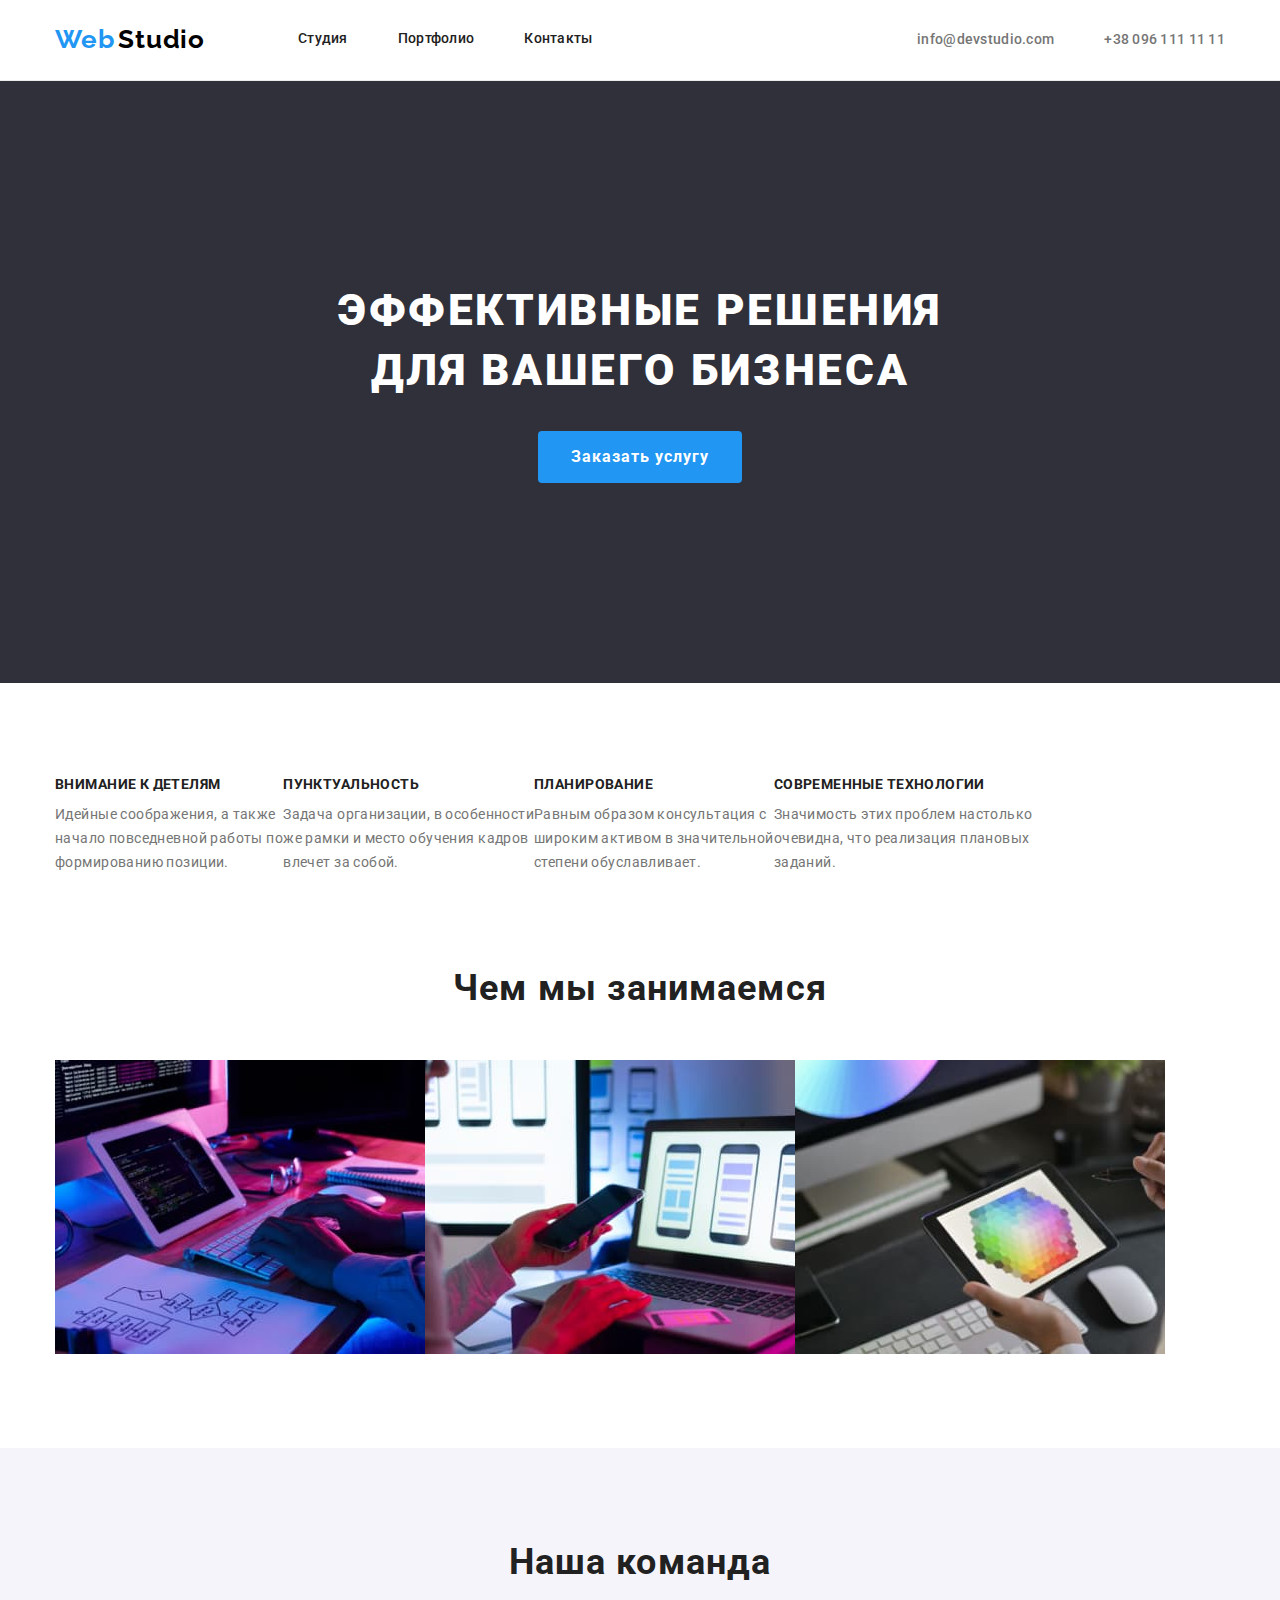
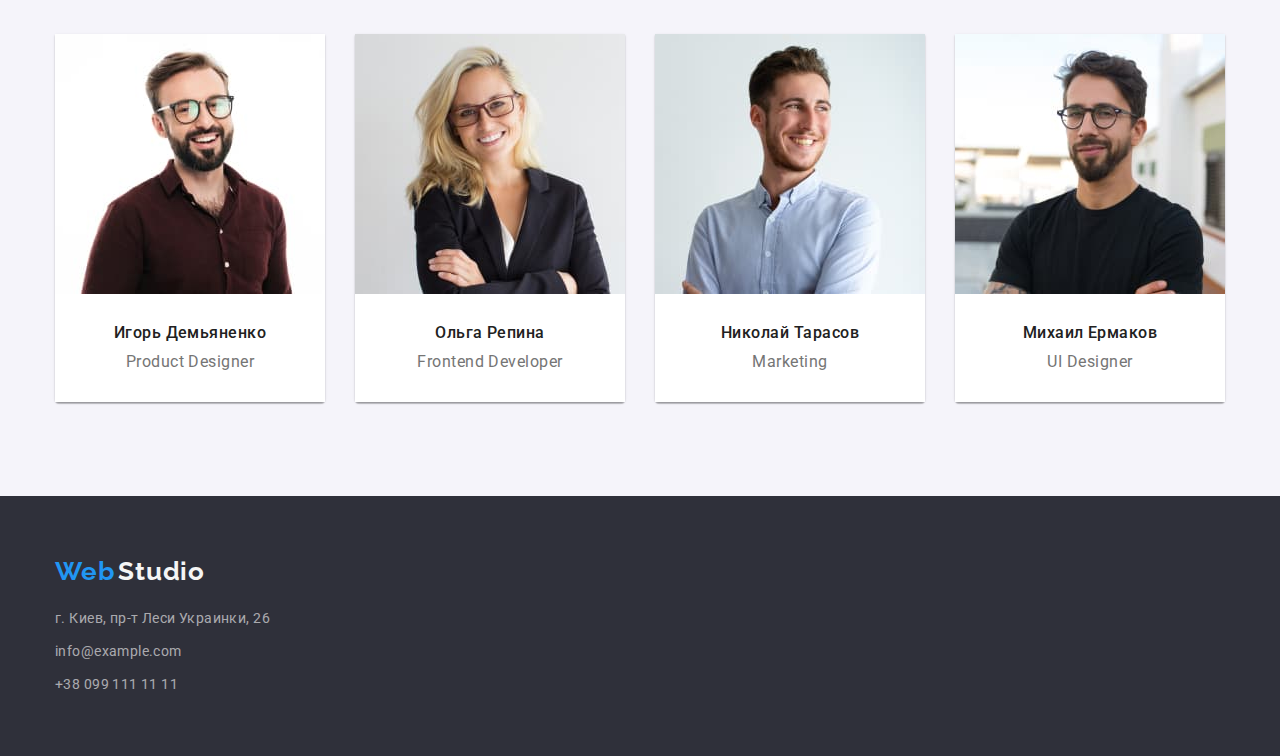
<file: index.html>
<!DOCTYPE html>
<html lang="ru">
  <head>
    <meta charset="UTF-8" />
    <meta http-equiv="X-UA-Compatible" content="IE=edge" />
    <meta name="viewport" content="width=device-width, initial-scale=1.0" />
    <title>WebStudio-сайт компании</title>
    <link rel="preconnect" href="https://fonts.googleapis.com" />
    <link rel="preconnect" href="https://fonts.gstatic.com" crossorigin />
    <link
      href="https://fonts.googleapis.com/css2?family=Raleway:wght@700&family=Roboto:wght@400;500;700;900&display=swap"
      rel="stylesheet"
    />
    <link
      rel="stylesheet"
      href="https://cdnjs.cloudflare.com/ajax/libs/modern-normalize/1.1.0/modern-normalize.min.css"
      integrity="sha512-wpPYUAdjBVSE4KJnH1VR1HeZfpl1ub8YT/NKx4PuQ5NmX2tKuGu6U/JRp5y+Y8XG2tV+wKQpNHVUX03MfMFn9Q=="
      crossorigin="anonymous"
      referrerpolicy="no-referrer"
    />
    <link rel="stylesheet" href="./styles/styles.css" />
  </head>
  <body>
    <!-- ---------------------ШАПКА СТОРІНКИ--------------------- -->
    <header class="header">
      <div class="header-content container">
        <a class="logo-header" href="./index.html"
          ><span class="logo-web" lang="en">Web</span>
          <span class="logo-studio" lang="en">Studio</span></a
        >
        <!-- -------------------НАВІГАЦІЯ САЙТУ ХЕДЕР------------------- -->
        <nav class="site-nav">
          <ul class="site-nav-list">
            <li class="site-nav-item"><a class="site-nav-link" href="./index.html">Студия</a></li>
            <li class="site-nav-item">
              <a class="site-nav-link" href="./portfolio.html">Портфолио</a>
            </li>
            <li class="site-nav-item"><a class="site-nav-link" href="#">Контакты</a></li>
          </ul>
        </nav>
        <!---------------------КОНТАКТИ ХЕДЕР--------------------->
        <ul class="contacts-header-list">
          <li class="item">
            <a class="contacts-item" href="mailto:info@devstudio.com">info@devstudio.com</a>
          </li>
          <li class="item">
            <a class="contacts-item" href="tel:+380961111111">+38 096 111 11 11</a>
          </li>
        </ul>
      </div>
    </header>
    <main>
      <!---------------------ГЕРОЙ--------------------->
      <section class="hero section">
        <div class="hero-content container">
          <h1 class="hero-text">ЭФФЕКТИВНЫЕ РЕШЕНИЯ<br />ДЛЯ ВАШЕГО БИЗНЕСА</h1>
          <button class="hero-btn" type="button">Заказать услугу</button>
        </div>
      </section>
      <!---------------------Принципы работы--------------------->
      <section class="principles section">
        <div class="principles-section container">
          <h2 class="visually-hidden">Принципы работы</h2>
          <ul class="principles-list">
            <li class="principles-list-content">
              <h3 class="principles-title">ВНИМАНИЕ К ДЕТЕЛЯМ</h3>
              <p class="principles-text">
                Идейные соображения, а также<br />начало повседневной работы по<br />формированию
                позиции.
              </p>
            </li>
            <li class="principles-list-content">
              <h3 class="principles-title">ПУНКТУАЛЬНОСТЬ</h3>
              <p class="principles-text">
                Задача организации, в особенности<br />же рамки и место обучения кадров<br />влечет
                за собой.
              </p>
            </li>
            <li class="principles-list-content">
              <h3 class="principles-title">ПЛАНИРОВАНИЕ</h3>
              <p class="principles-text">
                Равным образом консультация с<br />широким активом в значительной<br />степени
                обуславливает.
              </p>
            </li>
            <li class="principles-list-content">
              <h3 class="principles-title">СОВРЕМЕННЫЕ ТЕХНОЛОГИИ</h3>
              <p class="principles-text">
                Значимость этих проблем настолько<br />очевидна, что реализация плановых<br />заданий.
              </p>
            </li>
          </ul>
        </div>
      </section>
      <section class="work-examples section">
        <div class="container">
          <h2 class="title">Чем мы занимаемся</h2>
          <ul class="work-examples-cards">
            <li class="work-examples-item">
              <img src="./images/img1.jpg" alt="Работа на клавиатуре и планирование" width="370" />
            </li>
            <li class="work-examples-item">
              <img src="./images/img2.jpg" alt="Адаптивность" width="370" />
            </li>
            <li class="work-examples-item">
              <img src="./images/img3.jpg" alt="Палитра" width="370" />
            </li>
          </ul>
        </div>
      </section>
      <section class="team section">
        <!---------------------Секция "НАШИ СОТРУДНИКИ"--------------------->
        <div class="container">
          <h2 class="title">Наша команда</h2>
          <ul class="team-list">
            <li class="team-list-item">
              <img
                class="team-member-card"
                src="./images/igor.jpg"
                alt="Игорь Демьяненко"
                width="270"
                height="260"
              />
              <div class="team-list-content igor">
                <h3 class="team-title">Игорь Демьяненко</h3>
                <p class="team-text" lang="en">Product Designer</p>
              </div>
            </li>
            <li class="team-list-item">
              <img
                class="team-member-card"
                src="./images/helga.jpg"
                alt="Ольга Репина"
                width="270"
                height="260"
              />
              <div class="team-list-content helga">
                <h3 class="team-title">Ольга Репина</h3>
                <p class="team-text" lang="en">Frontend Developer</p>
              </div>
            </li>
            <li class="team-list-item">
              <img
                class="team-member-card"
                src="./images/nicolas.jpg"
                alt="Николай Тарасов"
                width="270"
                height="260"
              />
              <div class="team-list-content nicolas">
                <h3 class="team-title">Николай Тарасов</h3>
                <p class="team-text" lang="en">Marketing</p>
              </div>
            </li>
            <li class="team-list-item">
              <img
                class="team-member-card"
                src="./images/mitchell.jpg"
                alt="Михаил Ермаков"
                width="270"
                height="260"
              />
              <div class="team-list-content mitchel">
                <h3 class="team-title">Михаил Ермаков</h3>
                <p class="team-text" lang="en">UI Designer</p>
              </div>
            </li>
          </ul>
        </div>
      </section>
    </main>
    <!-- ---------------------ФУТЕР--------------------- -->
    <footer>
      <div class="container">
        <a class="logo-footer" href="./index.html"
          ><span class="logo-web" lang="en">Web</span>
          <span class="logo-studio-footer" lang="en">Studio</span></a
        >
        <address>
          <ul class="address-list">
            <li class="address-list-item-map">
              <a
                class="info"
                href="https://goo.gl/maps/Z62wFfJjC6pHoW1k6"
                rel="noopener noreferrer nofollow"
                >г. Киев, пр-т Леси Украинки, 26</a
              >
            </li>
            <li class="address-list-item">
              <a class="info" href="mailto:info@example.com">info@example.com</a>
            </li>
            <li class="address-list-item">
              <a class="info" href="tel:+380991111111">+38 099 111 11 11</a>
            </li>
          </ul>
        </address>
      </div>
    </footer>
  </body>
</html>
</file>
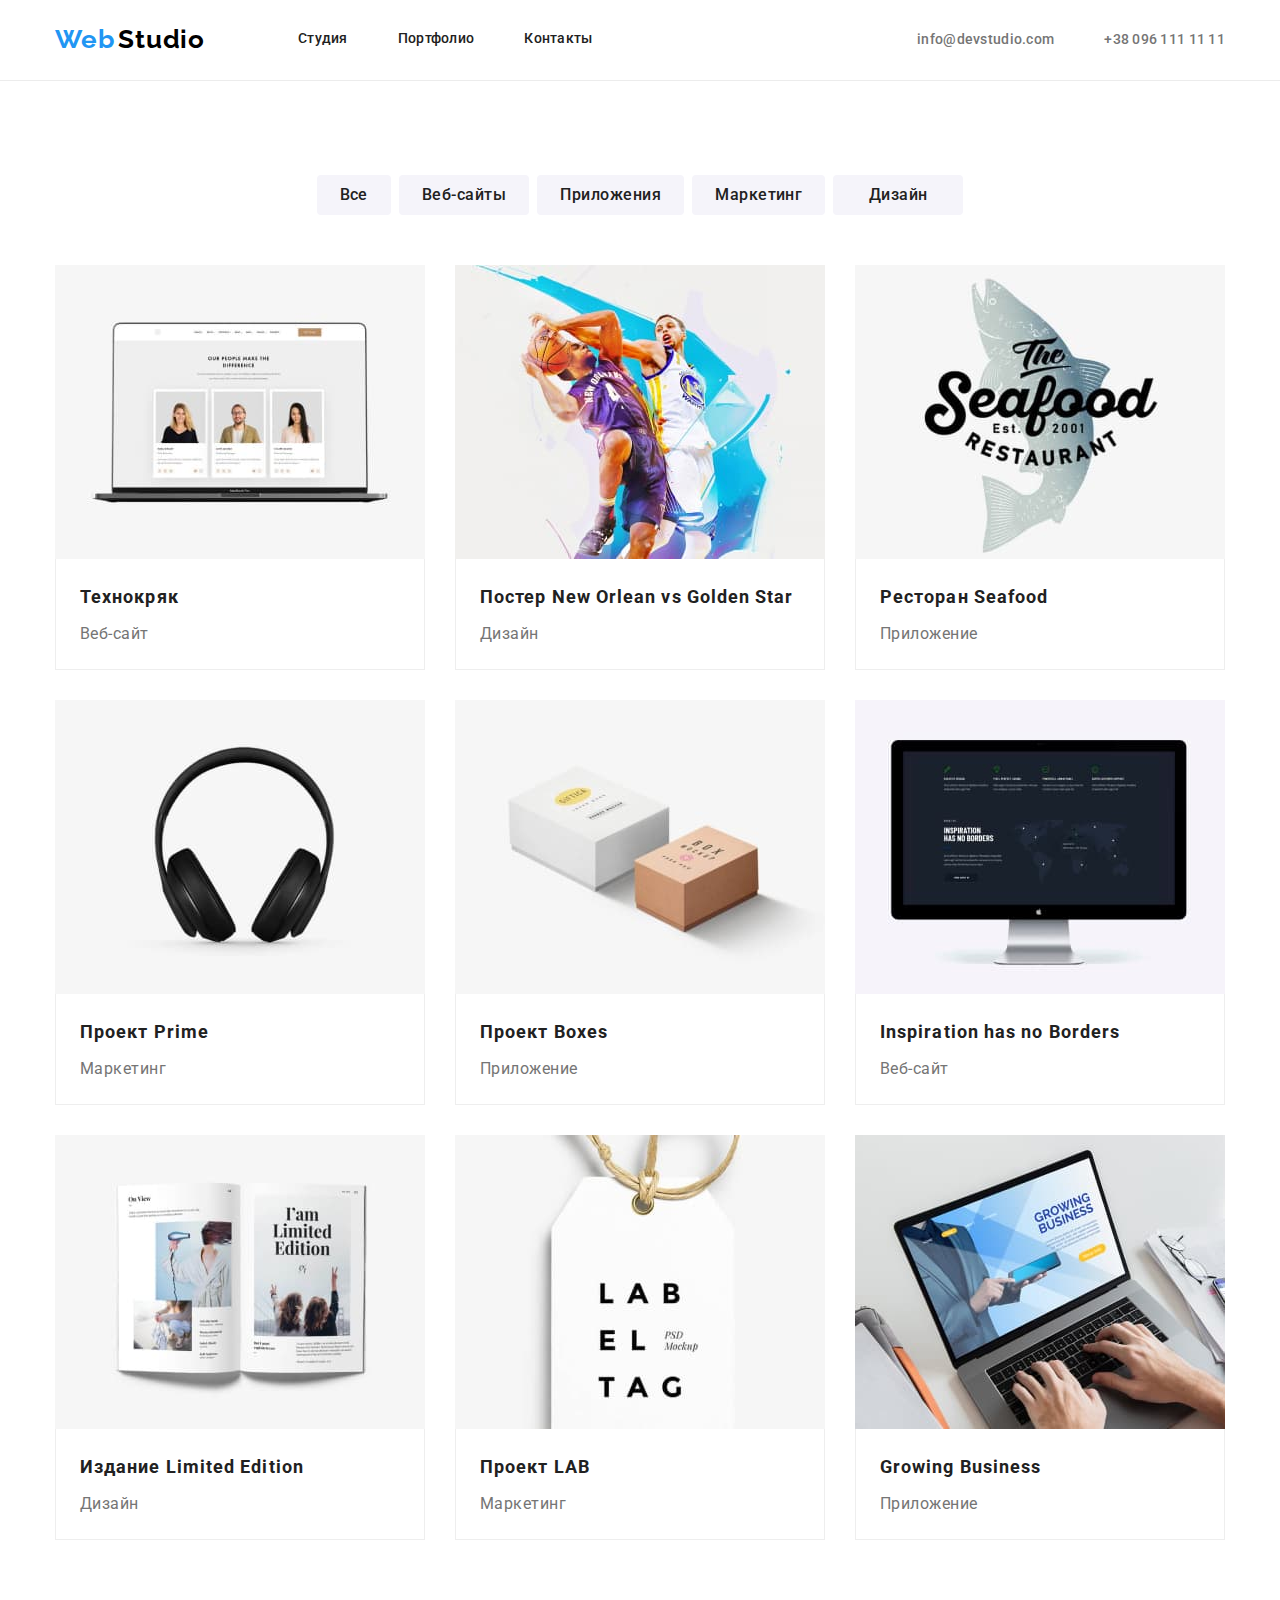
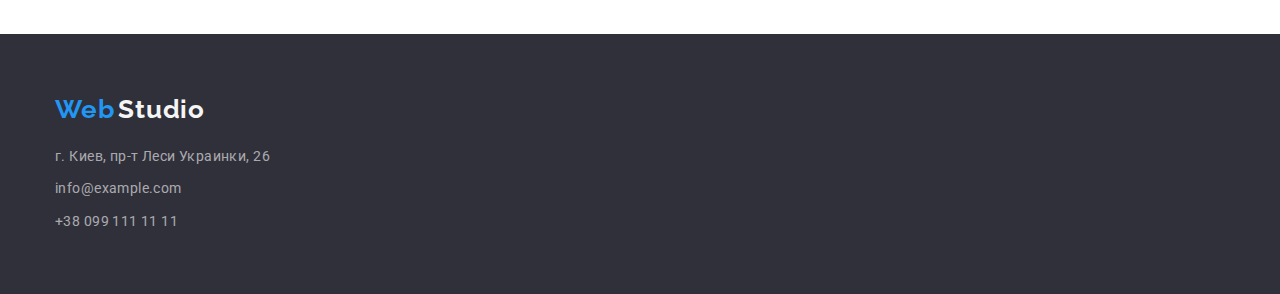
<file: portfolio.html>
<!DOCTYPE html>
<html lang="ru">
  <head>
    <meta charset="UTF-8" />
    <meta http-equiv="X-UA-Compatible" content="IE=edge" />
    <meta name="viewport" content="width=device-width, initial-scale=1.0" />
    <title>WebStudio-portfolio</title>
    <link rel="preconnect" href="https://fonts.googleapis.com" />
    <link rel="preconnect" href="https://fonts.gstatic.com" crossorigin />
    <link
      href="https://fonts.googleapis.com/css2?family=Raleway:wght@700&family=Roboto:wght@400;500;700;900&display=swap"
      rel="stylesheet"
    />
    <link
      rel="stylesheet"
      href="https://cdnjs.cloudflare.com/ajax/libs/modern-normalize/1.1.0/modern-normalize.min.css"
      integrity="sha512-wpPYUAdjBVSE4KJnH1VR1HeZfpl1ub8YT/NKx4PuQ5NmX2tKuGu6U/JRp5y+Y8XG2tV+wKQpNHVUX03MfMFn9Q=="
      crossorigin="anonymous"
      referrerpolicy="no-referrer"
    />
    <link rel="stylesheet" href="./styles/styles.css" />
  </head>
  <body>
    <!-- ---------------------ШАПКА СТОРІНКИ--------------------- -->

    <header class="header">
      <div class="header-content container">
        <a class="logo-header" href="./index.html"
          ><span class="logo-web" lang="en">Web</span>
          <span class="logo-studio" lang="en">Studio</span></a
        >
        <!-- -------------------НАВІГАЦІЯ САЙТУ ХЕДЕР------------------- -->
        <nav class="site-nav">
          <ul class="site-nav-list">
            <li class="site-nav-item"><a class="site-nav-link" href="./index.html">Студия</a></li>
            <li class="site-nav-item">
              <a class="site-nav-link" href="./portfolio.html">Портфолио</a>
            </li>
            <li class="site-nav-item"><a class="site-nav-link" href="#">Контакты</a></li>
          </ul>
        </nav>
        <!---------------------КОНТАКТИ ХЕДЕР--------------------->
        <ul class="contacts-header-list">
          <li class="item">
            <a class="contacts-item" href="mailto:info@devstudio.com">info@devstudio.com</a>
          </li>
          <li class="item">
            <a class="contacts-item" href="tel:+380961111111">+38 096 111 11 11</a>
          </li>
        </ul>
      </div>
    </header>

    <main>
      <h1 class="visually-hidden">Портфолио</h1>
      <!-- ---------------------ФІЛЬТР ПОРТФОЛІО--------------------- -->
      <section class="gallery section">
        <div class="container">
          <h2 class="visually-hidden">filter</h2>
          <ul class="filter-list">
            <li class="filter-item"><button class="filter-btn all" type="button">Все</button></li>
            <li class="filter-item">
              <button class="filter-btn website" type="button">Веб-сайты</button>
            </li>
            <li class="filter-item">
              <button class="filter-btn app" type="button">Приложения</button>
            </li>
            <li class="filter-item">
              <button class="filter-btn marketing" type="button">Маркетинг</button>
            </li>
            <li class="filter-item">
              <button class="filter-btn design" type="button">Дизайн</button>
            </li>
          </ul>
          <h2 class="visually-hidden">gallery</h2>
          <ul class="gallery-list">
            <li class="gallery-item">
              <a class="link" href="#">
                <img src="./images/techno.jpg" alt="Технокряк" width="370" height="294" />
                <div class="gallery-content">
                  <h3 class="gallery-title">Технокряк</h3>
                  <p class="gallery-text">Веб-сайт</p>
                </div>
              </a>
            </li>
            <li class="gallery-item">
              <a class="link" href="#">
                <img src="./images/neworlean.jpg" alt="Постер" width="370" height="294" />
                <div class="gallery-content">
                  <h3 class="gallery-title">
                    Постер <span lang="en">New Orlean vs Golden Star</span>
                  </h3>
                  <p class="gallery-text">Дизайн</p>
                </div>
              </a>
            </li>
            <li class="gallery-item">
              <a class="link" href="#">
                <img src="./images/seafood.jpg" alt="Ресторан " width="370" height="294" />
                <div class="gallery-content">
                  <h3 class="gallery-title">Ресторан <span lang="en">Seafood</span></h3>
                  <p class="gallery-text">Приложение</p>
                </div>
              </a>
            </li>
            <li class="gallery-item">
              <a class="link" href="#">
                <img src="./images/prime.jpg" alt="Проект Прайм" width="370" height="294" />
                <div class="gallery-content">
                  <h3 class="gallery-title">Проект <span lang="en">Prime</span></h3>
                  <p class="gallery-text">Маркетинг</p>
                </div>
              </a>
            </li>
            <li class="gallery-item">
              <a class="link" href="#">
                <img src="./images/boxes.jpg" alt="Приложение" width="370" height="294" />
                <div class="gallery-content">
                  <h3 class="gallery-title">Проект <span lang="en">Boxes</span></h3>
                  <p class="gallery-text">Приложение</p>
                </div>
              </a>
            </li>
            <li class="gallery-item">
              <a class="link" href="#">
                <img src="./images/inspiration.jpg" alt="Веб-сайт" width="370" height="294" />
                <div class="gallery-content">
                  <h3 class="gallery-title" lang="en">Inspiration has no Borders</h3>
                  <p class="gallery-text">Веб-сайт</p>
                </div>
              </a>
            </li>
            <li class="gallery-item">
              <a class="link" href="#">
                <img src="./images/limited.jpg" alt="Издание" width="370" height="294" />
                <div class="gallery-content">
                  <h3 class="gallery-title">Издание <span lang="en">Limited Edition</span></h3>
                  <p class="gallery-text">Дизайн</p>
                </div>
              </a>
            </li>
            <li class="gallery-item">
              <a class="link" href="#">
                <img src="./images/lab.jpg" alt="Проект" width="370" height="294" />
                <div class="gallery-content">
                  <h3 class="gallery-title">Проект <span lang="en">LAB</span></h3>
                  <p class="gallery-text">Маркетинг</p>
                </div>
              </a>
            </li>
            <li class="gallery-item">
              <a class="link" href="#">
                <img src="./images/business.jpg" alt="Приложение" width="370" height="294" />
                <div class="gallery-content">
                  <h3 lang="en" class="gallery-title">Growing Business</h3>
                  <p class="gallery-text">Приложение</p>
                </div>
              </a>
            </li>
          </ul>
        </div>
      </section>
    </main>

    <!-- ---------------------ФУТЕР--------------------- -->

    <footer>
      <div class="container">
        <a class="logo-footer" href="./index.html"
          ><span class="logo-web" lang="en">Web</span>
          <span class="logo-studio-footer" lang="en">Studio</span></a
        >
        <address>
          <ul class="address-list">
            <li class="address-list-item-map">
              <a
                class="info"
                href="https://goo.gl/maps/Z62wFfJjC6pHoW1k6"
                rel="noopener noreferrer nofollow"
                >г. Киев, пр-т Леси Украинки, 26</a
              >
            </li>
            <li class="address-list-item">
              <a class="info" href="mailto:info@example.com">info@example.com</a>
            </li>
            <li class="address-list-item">
              <a class="info" href="tel:+380991111111">+38 099 111 11 11</a>
            </li>
          </ul>
        </address>
      </div>
    </footer>
  </body>
</html>
</file>
<file: styles/styles.css>
/* accent-color акцент колір - #2196F3 */
/* main-text-color основний колір тексту - #212121 */
/* main-text-color основне сімейство шрифтів */
/* хедер горизонтальний відступ - 50 px */

:root {
  --accent-color: #2196f3;
  --main-text-color: #212121;
  --main-font-family: 'Roboto', 'noto', sans-serif;
  --header-horizontal-gap: 50px;
  --body-horizontal-gap: 30px;
}

html {
  box-sizing: border-box;
}

*,
*::before,
*::after {
  box-sizing: inherit;
}

.container {
  width: 1200px;
  margin-right: auto;
  margin-left: auto;
  padding-right: 15px;
  padding-left: 15px;
  margin-top: 0;
  margin-bottom: 0;
  /* outline: 2px dotted red; */
  /* remove outline after finishing task */
}

.section {
  padding-top: 94px;
  padding-bottom: 94px;
}

body {
  margin: 0; /* перезаписываем margin от браузера */
  font-family: var(--main-font-family);
  background-color: #ffffff;
  color: #212121;
}

a {
  text-decoration: none;
  color: inherit;
  cursor: default;
}

.list {
  list-style: none;
}

.link {
  text-decoration: none;
}

ul,
ol {
  list-style: none;
  margin: 0;
  padding: 0;
}

h1,
h2,
h3,
h4,
h5,
h6,
p {
  margin: 0;
}

ul,
ol {
  margin: 0;
  padding-left: 0;
}

address {
  font-style: normal;
}

.visually-hidden {
  position: absolute;
  white-space: nowrap;
  width: 1px;
  height: 1px;
  overflow: hidden;
  border: 0;
  padding: 0;
  clip: rect(0 0 0 0);
  clip-path: inset(50%);
  margin: -1px;
}

img {
  display: block;
  max-width: 100%;
  height: auto;
}

/* ------------------------ХЕДЕР------------------------ */

.header {
  background-color: #ffffff;
  border-bottom: 1px solid #ececec;
}

.header-content {
  padding-top: 24px;
  padding-bottom: 25px;
  display: flex;
  align-items: center;
}
/* ------------------------ЛОГО ХЕДЕР/ФУТЕР------------------------ */

.logo-header {
  margin-right: 93px;
}

.logo-web {
  color: var(--accent-color);

  font-family: 'Raleway';
  font-style: normal;
  font-weight: 700;
  font-size: 26px;
  line-height: 1.19;
  letter-spacing: 0.03em;
}

.logo-studio,
.logo-studio-footer {
  font-family: 'Raleway';
  font-style: normal;
  font-weight: 700;
  font-size: 26px;
  line-height: 1.19;
  letter-spacing: 0.03em;
  color: black;
}

.logo-studio-footer {
  color: whitesmoke;
}

/* ------------------------НАВІГАЦІЯ ХЕДЕР------------------------ */
.site-nav-list {
  display: flex;

  font-weight: 500;
  font-size: 14px;
  line-height: 1.14;
  letter-spacing: 0.02em;
  color: #212121;
}

.site-nav-item:not(:last-child) {
  margin-right: 50px;
}

/* ------------------------КОНТАКТИ ХЕДЕР------------------------ */

.contacts-header-list {
  display: flex;
  margin-left: auto;

  font-weight: 500;
  font-size: 14px;
  line-height: 16px;
  letter-spacing: 0.02em;
  color: #757575;
}

.contacts-item {
  padding-top: 15px;
  padding-bottom: 15px;
}

.contacts-header-list .item + .item {
  margin-left: var(--header-horizontal-gap);
}

/* ------------------------ГЕРОЙ------------------------ */
.hero {
  background-color: #2f303a;
  padding: 0;
}

.hero-content {
  padding-top: 200px;
  padding-bottom: 200px;
  text-align: center;
}

.hero-text {
  margin-bottom: 30px;

  color: #ffffff;

  font-weight: 900;
  font-size: 44px;
  line-height: 1.36;
  text-align: center;
  letter-spacing: 0.06em;
  text-transform: uppercase;
}

.hero-btn {
  min-height: 50px;
  min-width: 200px;

  font-family: var(--main-font-family);
  font-style: normal;
  font-weight: 700;
  font-size: 16px;
  line-height: 1.88;
  text-align: center;
  letter-spacing: 0.06em;

  background-color: var(--accent-color);
  color: #ffffff;

  cursor: pointer;
  border-radius: 4px;
  padding: 10px 32px;
  border: 1px solid transparent;
}

/* ---------------------ПРИНЦИПИ РОБОТЫ--------------------- */

.principles {
  background-color: #fff;
}

.principles-list {
  display: flex;
}

.principles-list-content {
  width: calc((100%-90px) / 4);
}

.principles-title {
  font-weight: 700;
  font-size: 14px;
  line-height: 1.14;
  letter-spacing: 0.03em;
  text-transform: uppercase;
  color: #212121;

  margin-bottom: 10px;
}
.principles-text {
  font-weight: 400;
  font-size: 14px;
  line-height: 1.71;
  letter-spacing: 0.03em;
  color: #757575;
}

/* ---------------------ЧИМ МИ ЗАЙМАЄМОСЬ--------------------- */

.work-examples {
  background-color: #fff;
  padding-top: 0;
}

.title {
  font-weight: 700;
  font-size: 36px;
  line-height: 1.16;
  text-align: center;
  letter-spacing: 0.03em;
  color: #212121;
  margin-bottom: 50px;
}

.work-examples-cards {
  display: flex;
}

.work-examples-item {
  width: calc((100%-60px) / 3);
}
/* .work-examples-item:not(:last-child) {
  margin-right: var(--body-horizontal-gap);
} */
/* ------------------------НАША КОМАНДА------------------------  */

.team {
  background-color: #f5f4fa;
}

.team-list {
  display: flex;
  /* gap: 30px; */
}

.team-list-item:not(:last-child) {
  margin-right: 30px;
}

.team-list-item {
  width: calc((100%-90px) / 4);

  background: #ffffff;
  box-shadow: 0px 1px 3px rgba(0, 0, 0, 0.12), 0px 1px 1px rgba(0, 0, 0, 0.14),
    0px 2px 1px rgba(0, 0, 0, 0.2);
  border-radius: 0px 0px 4px 4px;
}

.team-list-content {
  background-color: #fff;
  padding-top: 30px;
  padding-bottom: 30px;
  text-align: center;
}
.team-title {
  margin-bottom: 10px;

  color: #212121;

  font-weight: 500;
  font-size: 16px;
  line-height: 1.18;
  letter-spacing: 0.03em;
}

.team-text {
  font-weight: 400;
  font-size: 16px;
  line-height: 1.18;
  text-align: center;
  letter-spacing: 0.03em;
  color: #757575;
}

/* ------------------------ФІЛЬТР------------------------ */

.gallery {
  background-color: #fff;
}

.filter-btn {
  font-family: var(--main-font-family);
  font-style: normal;
  background: #f5f4fa;
  font-weight: 500;
  font-size: 16px;
  line-height: 1.62;
  text-align: center;
  letter-spacing: 0.03em;
  color: #212121;
  cursor: pointer;
  padding: 6px 22px;
  border-radius: 4px;
  border: 1px solid transparent;
}

.filter-list {
  display: flex;
  justify-content: center;
  margin-bottom: 50px;
}
.filter-item + .filter-item {
  margin-left: 8px;
}

.all {
  min-width: 73px;
}
.website {
  min-width: 128px;
}
.app {
  min-width: 145px;
}
.marketing {
  min-width: 103px;
}
.design {
  min-width: 130px;
}

.filter-btn:focus {
  background: #2196f3;
  box-shadow: 0px 3px 1px rgba(0, 0, 0, 0.1), 0px 1px 2px rgba(0, 0, 0, 0.08),
    0px 2px 2px rgba(0, 0, 0, 0.12);
  border-radius: 4px;
  font-weight: 500;
  font-size: 16px;
  line-height: 1.62;
  text-align: center;
  letter-spacing: 0.03em;
  color: #ffffff;
  cursor: pointer;
}

/* ------------------------ГАЛЕРЕЯ------------------------ */

.gallery-list {
  display: flex;
  flex-wrap: wrap;
  gap: 30px;
}
.gallery-item {
  width: 370px;
  /* width: calc((100%-60px) / 3); */
  /* margin-bottom: 30px; */
}

.gallery-content {
  padding-top: 20px;
  padding-bottom: 20px;
  padding-right: 24px;
  padding-left: 24px;
  border-right: 1px solid #eeeeee;
  border-left: 1px solid #eeeeee;
  border-bottom: 1px solid #eeeeee;
}
.gallery-title {
  margin-bottom: 4px;

  font-weight: 700;
  font-size: 18px;
  line-height: 2;
  letter-spacing: 0.06em;
  color: #212121;
}
.gallery-text {
  font-weight: 400;
  font-size: 16px;
  line-height: 1.87;
  letter-spacing: 0.03em;
  color: #757575;
}

.gallery-content {
  cursor: pointer;
}

/* ------------------------ФУТЕР------------------------ */

footer {
  background-color: #2f303a;
  padding-top: 60px;
  padding-bottom: 60px;
}

.logo-footer {
  display: inline-block;
  margin-bottom: 20px;
}

.address-list-item,
.address-list-item-map {
  font-style: normal;
  font-weight: 400;
  font-size: 14px;
  line-height: 1.71;
  letter-spacing: 0.03em;
  color: #ffffff;
}

.address-list-item-map {
  display: inline-block;
}

.address-list-item-map {
  margin-bottom: 9px;
}

.address-list-item:not(:last-child) {
  margin-bottom: 9px;
}

.info {
  font-style: normal;
  font-weight: 400;
  font-size: 14px;
  line-height: 1.71;
  letter-spacing: 0.03em;
  color: rgba(255, 255, 255, 0.6);
}

/* ------------------------:HOVER :FOCUS------------------------ */

.logo:hover {
  cursor: pointer;
}

.address:hover,
.address:focus,
.logo-header:hover,
.logo-header:focus,
.logo-footer:hover,
.logo-footer:focus,
.site-nav-link:hover,
.site-nav-link:focus,
.info:hover,
.info:focus,
.contacts-item:hover,
.contacts-item:focus {
  color: var(--accent-color);
  cursor: pointer;
}

.filter-btn:focus {
  color: #ffffff;
}
</file>
